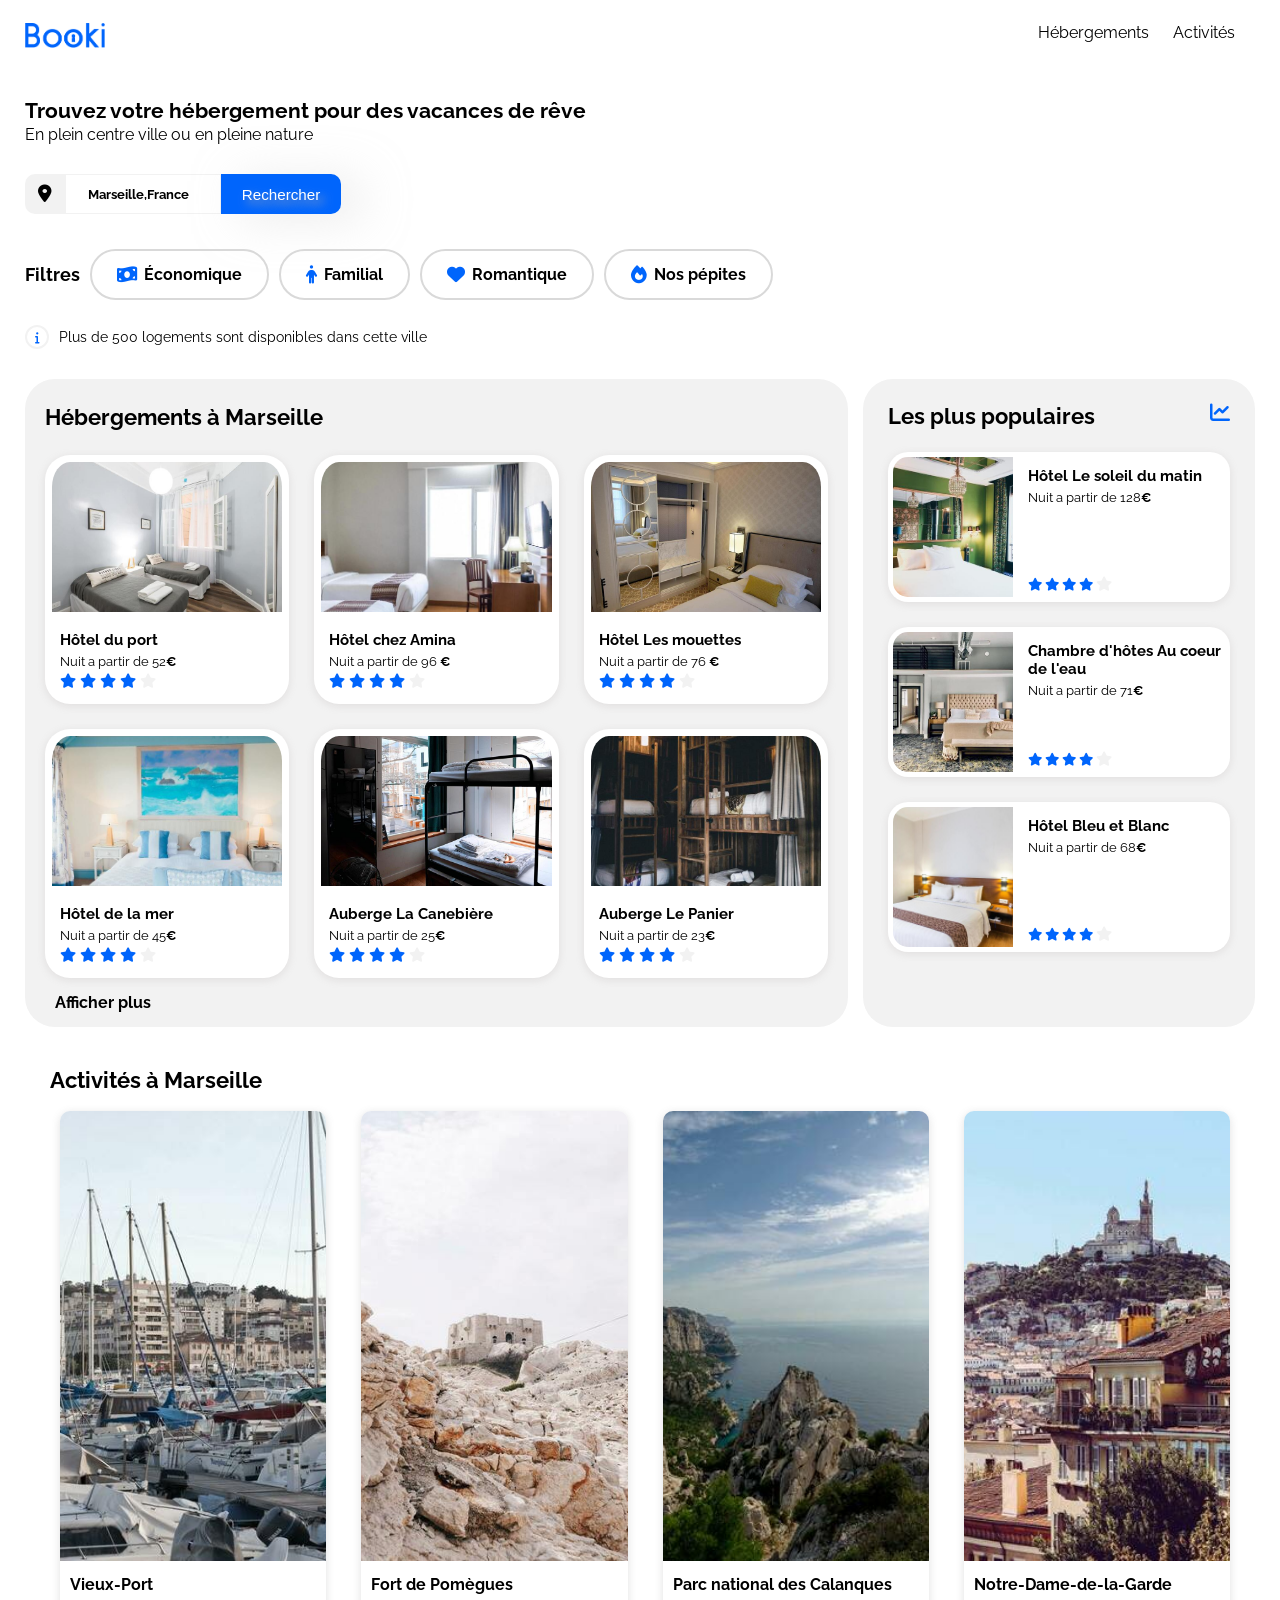
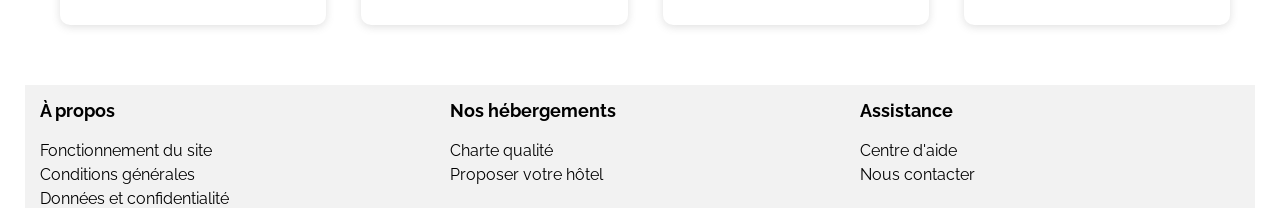
<file: index.html>
<!doctype html>
<html lang="fr">
  <head>
    <meta charset="utf-8" >
    <title>Booki</title>
    <link href="style.css" rel="stylesheet" >
    <link
      rel="stylesheet"
      href="https://fonts.googleapis.com/icon?family=Material+Icons"
    >
    <link
      rel="stylesheet"
      href="https://cdnjs.cloudflare.com/ajax/libs/font-awesome/6.5.2/css/all.min.css"
    >
    <link rel="preconnect" href="https://fonts.googleapis.com" >
    <link rel="preconnect" href="https://fonts.gstatic.com" crossorigin >
    <link
      href="https://fonts.googleapis.com/css2?family=Raleway:ital,wght@0,100..900;1,100..900&display=swap"
      rel="stylesheet"
    >
    <meta name="viewport" content="width=device-width, initial-scale=1.0" >
  </head>
  <body class="style_page">
    <div class="container_global">
      <header class="container_haut_page">
        <img class="logo_booki" src="images/logo/booki.png" alt="logo booki" >
        <nav class="texte_haut_page">
          <a class="lien_haut_page" href="#hebergement_dir">Hébergements</a>
          <a class="lien_haut_page" href="#activite_dir">Activités</a>
        </nav>
      </header>
      <main>
        <section class="conteneur_haut_page">
          <h1 class="titre_conteneur_haut_page">
            Trouvez votre hébergement pour des vacances de rêve
          </h1>
          <p class="texte_conteneur_haut_page">
            En plein centre ville ou en pleine nature
          </p>
  
          <form class="conteneur_recherche">
            <i
              id="formulaire_recherche_location_icone"
              class="fa-solid fa-location-dot"
            ></i>
            <input
              class="formulaire_recherche_texte"
              placeholder="Marseille,France"
            >
            <button class="formulaire_recherche_boutton">Rechercher</button>
            <button class="formulaire_recherche_mobile">
              <i class="fas fa-search"></i>
            </button>
          </form>
  
          <section>
            <div class="conteneur_filtre">
              <div>
                <h2 class="conteneur_filtre_titre">Filtres</h2>
              </div>
              <div class="conteneur_filtre_bulle">
                <a class="conteneur_filtre_bouton" href="#"
                  ><i class="fa-solid fa-money-bill-wave filtres_icone"></i>
                  Économique</a
                >
                <a class="conteneur_filtre_bouton" href="#"
                  ><i class="fa-solid fa-person filtres_icone"></i> Familial</a
                >
                <a class="conteneur_filtre_bouton" href="#"
                  ><i class="fa-solid fa-heart filtres_icone"></i> Romantique</a
                >
                <a class="conteneur_filtre_bouton" href="#"
                  ><i class="fa-solid fa-fire filtres_icone"></i> Nos pépites</a
                >
              </div>
            </div>
          </section>
          <div class="conteneur_information">
            <div class="conteneur_information_cercle">
              <i class="fa-solid fa-info info_style"></i>
            </div>
            <p class="conteneur_information_texte">
              Plus de 500 logements sont disponibles dans cette ville
            </p>
          </div>
        </section>  
        <section>
          <div class="container_hebergements_marseille_les_plus_populaires">
            <div class="container_gauche">
              <h2 id="hebergement_dir" class="container_gauche_titre" >Hébergements à Marseille</h2>

              <div class="conteneur_gauche_carte">
                <a class="carte_click" href="#">
                  <article class="conteneur_gauche_carte_style">
                    <img
                      class="conteneur_gauche_image"
                      src="images/hebergements/fred-kleber.jpg"
                      alt="Photo chambre de deux lits simples avec fenêtre"
                    >
                    <h3 class="conteneur_gauche_droite_carte_titre">
                      Hôtel du port
                    </h3>

                    <p class="conteneur_gauche_carte_texte">
                      Nuit a partir de 52<span
                        class="conteneur_gauche_droite_carte_texte_gras"
                        >€</span
                      >
                    </p>
                    <div class="full_star">
                      <i class="fas fa-star"></i>
                      <i class="fas fa-star"></i>
                      <i class="fas fa-star"></i>
                      <i class="fas fa-star"></i>
                      <i class="fas fa-star empty_star"></i>
                    </div>
                  </article>
                </a>
                <a class="carte_click" href="#">
                  <article class="conteneur_gauche_carte_style">
                    <img
                      class="conteneur_gauche_image"
                      src="images/hebergements/febrian-zakaria.jpg"
                      alt="Photo chambre lits simples avec fenêtre"
                    >
                    <h3 class="conteneur_gauche_droite_carte_titre">
                      Hôtel chez Amina
                    </h3>
                    <p class="conteneur_gauche_carte_texte">
                      Nuit a partir de 96
                      <span class="conteneur_gauche_droite_carte_texte_gras"
                        >€</span
                      >
                    </p>
                    <div class="full_star">
                      <i class="fas fa-star"></i>
                      <i class="fas fa-star"></i>
                      <i class="fas fa-star"></i>
                      <i class="fas fa-star"></i>
                      <i class="fas fa-star empty_star"></i>
                    </div>
                  </article>
                </a>
                <a class="carte_click" href="#">
                  <article class="conteneur_gauche_carte_style">
                    <img
                      class="conteneur_gauche_image"
                      src="images/hebergements/reisetopia.jpg"
                      alt="Photo chambre lit double avec fenêtre"
                    >
                    <h3 class="conteneur_gauche_droite_carte_titre">
                      Hôtel Les mouettes
                    </h3>
                    <p class="conteneur_gauche_carte_texte">
                      Nuit a partir de 76
                      <span class="conteneur_gauche_droite_carte_texte_gras"
                        >€</span
                      >
                    </p>
                    <div class="full_star">
                      <i class="fas fa-star"></i>
                      <i class="fas fa-star"></i>
                      <i class="fas fa-star"></i>
                      <i class="fas fa-star"></i>
                      <i class="fas fa-star empty_star"></i>
                    </div>
                  </article>
                </a>
                <a class="carte_click" href="#">
                  <article class="conteneur_gauche_carte_style">
                    <img
                      class="conteneur_gauche_image"
                      src="images/hebergements/annie-spratt.jpg"
                      alt="Photo chambre lit double avec fenêtre"
                    >
                    <h3 class="conteneur_gauche_droite_carte_titre">
                      Hôtel de la mer
                    </h3>
                    <p class="conteneur_gauche_carte_texte">
                      Nuit a partir de 45<span
                        class="conteneur_gauche_droite_carte_texte_gras"
                        >€</span
                      >
                    </p>
                    <div class="full_star">
                      <i class="fas fa-star"></i>
                      <i class="fas fa-star"></i>
                      <i class="fas fa-star"></i>
                      <i class="fas fa-star"></i>
                      <i class="fas fa-star empty_star"></i>
                    </div>
                  </article>
                </a>
                <a class="carte_click" href="#">
                  <article class="conteneur_gauche_carte_style">
                    <img
                      class="conteneur_gauche_image"
                      src="images/hebergements/marcus-loke.jpg"
                      alt="Photo cde lits superposé avec fenêtre"
                    >
                    <h3 class="conteneur_gauche_droite_carte_titre">
                      Auberge La Canebière
                    </h3>
                    <p class="conteneur_gauche_carte_texte">
                      Nuit a partir de 25<span
                        class="conteneur_gauche_droite_carte_texte_gras"
                        >€</span
                      >
                    </p>
                    <div class="full_star">
                      <i class="fas fa-star"></i>
                      <i class="fas fa-star"></i>
                      <i class="fas fa-star"></i>
                      <i class="fas fa-star"></i>
                      <i class="fas fa-star empty_star"></i>
                    </div>
                  </article>
                </a>
                <a class="carte_click" href="#">
                  <article class="conteneur_gauche_carte_style">
                    <img
                      class="conteneur_gauche_image"
                      src="images/hebergements/nicate-lee.jpg"
                      alt="Photo cde lits superposé avec fenêtre"
                    >
                    <h3 class="conteneur_gauche_droite_carte_titre">
                      Auberge Le Panier
                    </h3>
                    <p class="conteneur_gauche_carte_texte">
                      Nuit a partir de 23<span
                        class="conteneur_gauche_droite_carte_texte_gras"
                        >€</span
                      >
                    </p>
                    <div class="full_star">
                      <i class="fas fa-star"></i>
                      <i class="fas fa-star"></i>
                      <i class="fas fa-star"></i>
                      <i class="fas fa-star"></i>
                      <i class="fas fa-star empty_star"></i>
                    </div>
                  </article>
                </a>
              </div>
              <div class="block_afficher_plus">
                <a class="afficher_plus" href="#">Afficher plus</a>
              </div>
            </div>

            <div class="conteneur_droite">
              <h2 class="conteneur_droite_titre">
                Les plus populaires <i class="fa-solid fa-chart-line"> </i>
              </h2>
              <div class="conteneur_droite_carte">
                <a class="carte_click" href="#">
                  <article class="conteneur_droite_carte_style">
                    <img
                      class="conteneur_droite_carte_image"
                      src="images/hebergements/emile-guillemot.jpg"
                      alt="Photo chambre d'un lit simple avec fenêtre"
                    >

                    <div class="sous_container_droit">
                      <h3 class="conteneur_gauche_droite_carte_titre">
                        Hôtel Le soleil du matin
                      </h3>
                      <p class="conteneur_droite_carte_texte">
                        Nuit a partir de 128<span
                          class="conteneur_gauche_droite_carte_texte_gras"
                          >€</span
                        >
                      </p>
                      <div class="full_star_populaire">
                        <i class="fas fa-star"></i>
                        <i class="fas fa-star"></i>
                        <i class="fas fa-star"></i>
                        <i class="fas fa-star"></i>
                        <i class="fas fa-star empty_star"></i>
                      </div>
                    </div>
                  </article>
                </a>
                <a class="carte_click" href="#">
                  <article class="conteneur_droite_carte_style">
                    <img
                      class="conteneur_droite_carte_image"
                      src="images/hebergements/aw-creative.jpg"
                      alt="Photo chambre avec un lit double et fenêtre"
                    >
                    <div class="sous_container_droit">
                      <h3 class="conteneur_gauche_droite_carte_titre">
                        Chambre d'hôtes Au coeur de l'eau
                      </h3>
                      <p class="conteneur_droite_carte_texte">
                        Nuit a partir de 71<span
                          class="conteneur_gauche_droite_carte_texte_gras"
                          >€</span
                        >
                      </p>
                      <div class="full_star_populaire">
                        <i class="fas fa-star"></i>
                        <i class="fas fa-star"></i>
                        <i class="fas fa-star"></i>
                        <i class="fas fa-star"></i>
                        <i class="fas fa-star empty_star"></i>
                      </div>
                    </div>
                  </article>
                </a>
                <a class="carte_click" href="#">
                  <article class="conteneur_droite_carte_style">
                    <img
                      class="conteneur_droite_carte_image"
                      src="images/hebergements/febrian-zakaria2.jpg"
                      alt="Photo chambre avec un lit double"
                    >
                    <div class="sous_container_droit">
                      <h3 class="conteneur_gauche_droite_carte_titre">
                        Hôtel Bleu et Blanc
                      </h3>
                      <p class="conteneur_droite_carte_texte">
                        Nuit a partir de 68<span
                          class="conteneur_gauche_droite_carte_texte_gras"
                          >€</span
                        >
                      </p>
                      <div class="full_star_populaire">
                        <i class="fas fa-star"></i>
                        <i class="fas fa-star"></i>
                        <i class="fas fa-star"></i>
                        <i class="fas fa-star"></i>
                        <i class="fas fa-star empty_star"></i>
                      </div>
                    </div>
                  </article>
                </a>
              </div>
            </div>
          </div>
        </section>
      </main>

      <section >
      <h2  id="activite_dir" class="titre_activites_marseille" >Activités à Marseille</h2>
      <div class="conteneur_activites_marseille_carte"> 
      <article class="carte_activites_marseille">
          <a class="carte_click" href="#">
            <img
              class="carte_activite_marseille_image"
              src="images/activites/reno-laithienne.jpg"
              alt="Photo de plusieurs bâteaux dans un port"
            >
            <h3 class="carte_activite_marseille_titre">Vieux-Port</h3>
          </a>
        </article>

        <article class="carte_activites_marseille">
          <a class="carte_click" href="#">
            <img
              class="carte_activite_marseille_image"
              src="images/activites/paul-hermann.jpg"
              alt="Photo d'un fort sur une colline"
            >
            <h3 class="carte_activite_marseille_titre">Fort de Pomègues</h3>
          </a>
        </article>
        <article class="carte_activites_marseille">
          <a class="carte_click" href="#">
            <img
              class="carte_activite_marseille_image"
              src="images/activites/kilyan-sockalingum.jpg"
              alt="Photo de la mer sur un point de vue en montagne"
            >
            <h3 class="carte_activite_marseille_titre">
              Parc national des Calanques
            </h3>
          </a>
        </article>
        <article class="carte_activites_marseille">
          <a class="carte_click" href="#">
            <img
              class="carte_activite_marseille_image"
              src="images/activites/florian-wehde.jpg"
              alt="Photo d'un village avec une église au sommet"
            >
            <h3 class="carte_activite_marseille_titre">Notre-Dame-de-la-Garde</h3>
          </a>
        </article>
      </div> 
      </section>
      <footer class="conteneur_bas_page">
        <div class="conteneur_bas_page_block">
          <h2 class="conteneur_bas_page_block_titre">À propos</h2>
          <a class="conteneur_bas_page_block_lien" href="#"
            >Fonctionnement du site</a
          >
          <a class="conteneur_bas_page_block_lien" href="#"
            >Conditions générales</a
          >
          <a class="conteneur_bas_page_block_lien" href="#"
            >Données et confidentialité</a
          >
        </div>
        <div class="conteneur_bas_page_block">
          <h2 class="conteneur_bas_page_block_titre">Nos hébergements</h2>
          <a class="conteneur_bas_page_block_lien" href="#">Charte qualité</a>
          <a class="conteneur_bas_page_block_lien" href="#"
            >Proposer votre hôtel</a
          >
        </div>
        <div class="conteneur_bas_page_block">
          <h2 class="conteneur_bas_page_block_titre">Assistance</h2>
          <a class="conteneur_bas_page_block_lien" href="#">Centre d'aide</a>
          <a class="conteneur_bas_page_block_lien" href="#">Nous contacter</a>
        </div>
      </footer>
    </div>
  </body>
</html>
</file>
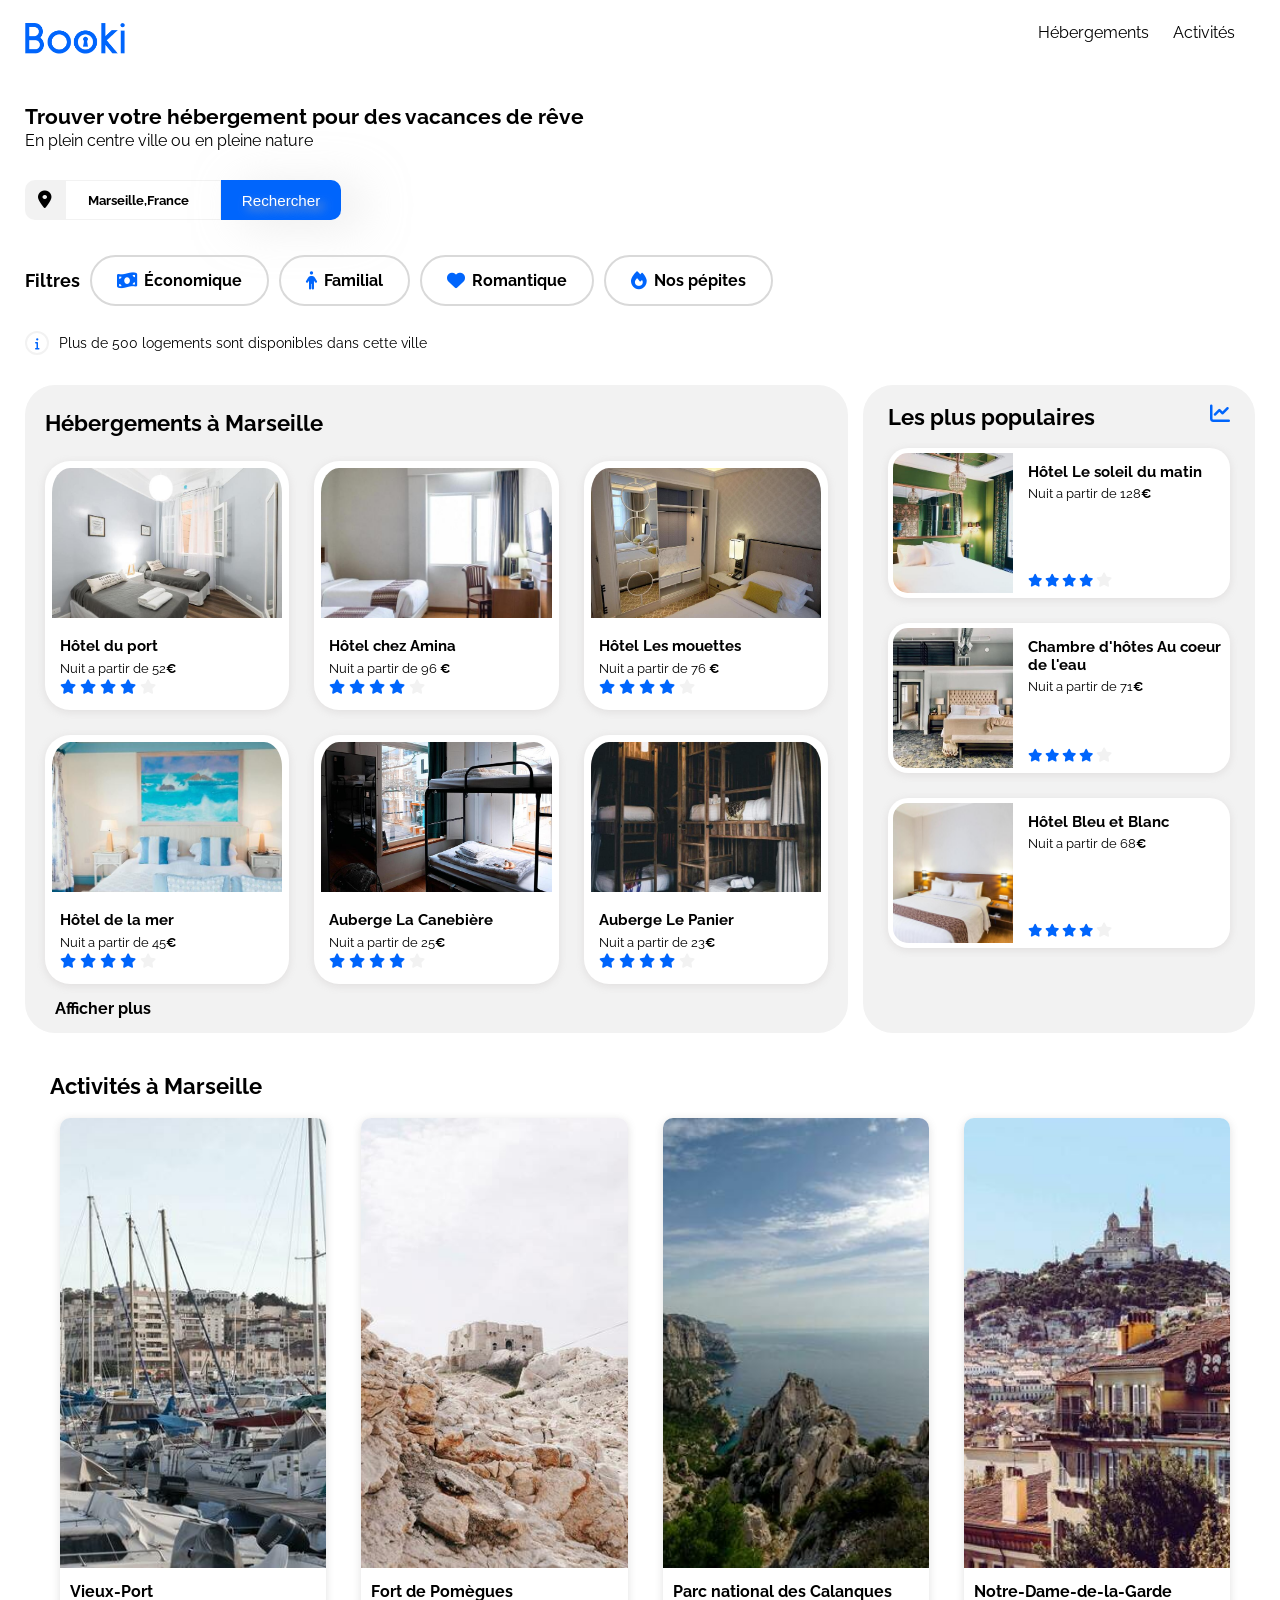
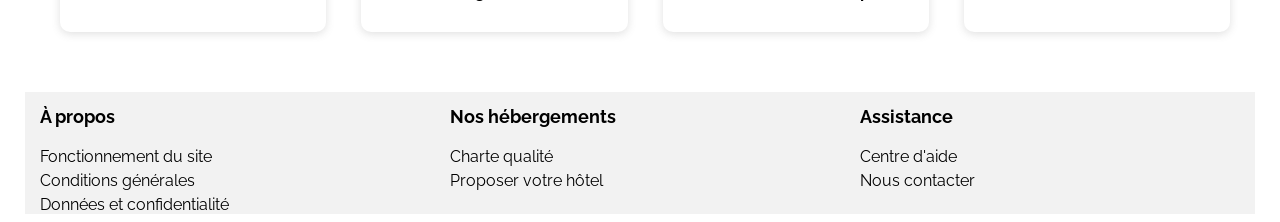
<file: projet_2.html>
<!doctype html>
<html lang="fr">
  <head>
    <meta charset="utf-8" />
    <title>Booki</title>
    <link href="projet_2.css" rel="stylesheet" />
    <link
      rel="stylesheet"
      href="https://fonts.googleapis.com/icon?family=Material+Icons"
    />
    <!--Get your own code at fontawesome.com-->
    <link
      rel="stylesheet"
      href="https://cdnjs.cloudflare.com/ajax/libs/font-awesome/6.5.2/css/all.min.css"
    />
    <link rel="preconnect" href="https://fonts.googleapis.com" />
    <link rel="preconnect" href="https://fonts.gstatic.com" crossorigin />
    <link
      href="https://fonts.googleapis.com/css2?family=Raleway:ital,wght@0,100..900;1,100..900&display=swap"
      rel="stylesheet"
    />
    <!-- La balise <nav>  doit regrouper tous les principaux liens de navigation du site. Vous y placerez par exemple le menu principal de votre site. Généralement, le menu est réalisé sous forme de liste à l'intérieur de la balise<nav> .-->
    <meta name="viewport" content="width=device-width, initial-scale=1.0" />
  </head>
  <!--   L'élément HTML <body> représente le contenu principal du document HTML. Il ne peut y avoir qu'un élément <body> par document.-->
  <body class="style_page">
    <!-- Le div ci-dessous contient le container global qui contient tout le code du body afin de mettre une propriété css max width pour limiter la largeur min et max de l'écran       -->
    <div class="container_global">
      <!--Container Haut page Booki et lien hébergements activités -->
      <header class="container_haut_page">
        <!--En tête de page -->
        <img class="logo_booki" src="images/logo/booki.png" alt="logo booki" />
        <nav class="texte_haut_page">
          <!--l'ancre est plus bas sur la même page la bordure doit etre coller au haut de la page  -->
          <a class="lien_haut_page" href="#hebergement">Hébergements</a>
          <a class="lien_haut_page" href="#activite">Activités</a>
        </nav>
      </header>
      <section class="conteneur_haut_page">
        <!--section 1 pour lier le contenu-->
        <h1 class="titre_conteneur_haut_page">
          Trouver votre hébergement pour des vacances de rêve
        </h1>
        <p class="texte_conteneur_haut_page">En plein centre ville ou en pleine nature</p>
        <!--remplacer div contenant du texte par p -->
        <!-- <form class="container_recherche" method="get" action=""> -->
        <form class="conteneur_recherche">
          <i
            id="formulaire_recherche_location_icone"
            class="fa-solid fa-location-dot"
          ></i>
          <input
            class="formulaire_recherche_texte"
            placeholder="Marseille,France"
          />
          <button class="formulaire_recherche_boutton">Rechercher</button>
          <button class="formulaire_recherche_mobile"
            ><i class="fas fa-search"></i
          ></button>
        </form>
        <!--La balise <section>  sert à regrouper des contenus en fonction de leur thématique. Elle englobe généralement une portion du contenu au centre de la page.-->
        <section>
          <div class="conteneur_filtre">
            <!--    <h2 class="style_txt_filtres not_in_my_container"> Filtres</h2> -->
            <div>
              <h2 class="conteneur_filtre_titre">Filtres</h2>
            </div>
            <div class="conteneur_filtre_bulle">
              <a class="conteneur_filtre_bouton" href="#"
                ><i class="fa-solid fa-money-bill-wave filtres_icone"></i>
                Économique</a
              >
              <a class="conteneur_filtre_bouton" href="#"
                ><i class="fa-solid fa-person filtres_icone"></i> Familial</a
              >
              <a class="conteneur_filtre_bouton" href="#"
                ><i class="fa-solid fa-heart filtres_icone"></i> Romantique</a
              >
              <a class="conteneur_filtre_bouton" href="#"
                ><i class="fa-solid fa-fire filtres_icone"></i> Nos pépites</a
              >
            </div>
          </div>
        </section>
        <div class="conteneur_information">
          <div class="conteneur_information_cercle">
            <i class="fa-solid fa-info info_style"></i>
          </div>
          <p class="conteneur_information_texte">
            Plus de 500 logements sont disponibles dans cette ville
          </p>
        </div>
      </section>
      <!--La balise <main> permet de déclarer le contenu principal de votre page. Elle englobe la majeure partie du  <body>  d'une page, en excluant les autres éléments tels que le  <header>, le  <footer>  et de potentiels  <aside>. La balise <main> doit être unique : il n'y en a qu'une seule par page :-->
      <main>
        <section>
          <div class="container_hebergements_marseille_les_plus_populaires">
            <div class="container_gauche">
              <!--ici doit etre en display flex -->
              <!--   <div class="style_hebergements_marseille_ligne_1"> -->
              <!--utilise FLEX-WRAP retirer la ligne 49, il faut que le parent soit en display flex -->
              <!--   <div class="not_in_my_container">-->
              <h2 class="container_gauche_titre">
                Hébergements à Marseille
              </h2>
              <!--  </div>-->
              <div class="conteneur_gauche_carte">
                <a class="carte_click"href="#">
                <article class="conteneur_gauche_carte_style">
                  <!--Hôtel du port -->
                  <img
                    class="conteneur_gauche_image"
                    src="images/hebergements/fred-kleber.jpg"
                    alt="Photo chambre de deux lits simples avec fenêtre"
                  />
                  <h3 class="conteneur_gauche_droite_carte_titre">Hôtel du port</h3>
                  <!--remplacer partout ici par une balise h3 pour indiquer que c'est un titre -->
                  <p class="conteneur_gauche_carte_texte">
                    Nuit a partir de 52<span class="conteneur_gauche_droite_carte_texte_gras"
                      >€</span
                    >
                  </p>
                  <div class="full_star">
                    <i class="fas fa-star"></i>
                    <i class="fas fa-star"></i>
                    <i class="fas fa-star"></i>
                    <i class="fas fa-star"></i>
                    <i class="fas fa-star empty_star"></i>
                  </div>
                </article>
              </a>
              <a class="carte_click"href="#">
                <article class="conteneur_gauche_carte_style">
                  <!--- Renommer les div par des aticles pour le bloc1-->
                  <!--Hôtel chez Amina -->
                  <img
                    class="conteneur_gauche_image"
                    src="images/hebergements/febrian-zakaria.jpg"
                    alt="Photo chambre lits simples avec fenêtre"
                  />
                  <h3 class="conteneur_gauche_droite_carte_titre">Hôtel chez Amina</h3>
                  <p class="conteneur_gauche_carte_texte">
                    Nuit a partir de 96
                    <span class="conteneur_gauche_droite_carte_texte_gras">€</span>
                  </p>
                  <div class="full_star">
                    <i class="fas fa-star"></i>
                    <i class="fas fa-star"></i>
                    <i class="fas fa-star"></i>
                    <i class="fas fa-star"></i>
                    <i class="fas fa-star empty_star"></i>
                  </div>
                </article>
              </a>
              <a class="carte_click"href="#">
                <article class="conteneur_gauche_carte_style">
                  <!--Hôtel les mouettes -->
                  <img
                    class="conteneur_gauche_image"
                    src="images/hebergements/reisetopia.jpg"
                    alt="Photo chambre lit double avec fenêtre"
                  />
                  <h3 class="conteneur_gauche_droite_carte_titre">Hôtel Les mouettes</h3>
                  <p class="conteneur_gauche_carte_texte">
                    Nuit a partir de 76
                    <span class="conteneur_gauche_droite_carte_texte_gras">€</span>
                  </p>
                  <div class="full_star">
                    <i class="fas fa-star"></i>
                    <i class="fas fa-star"></i>
                    <i class="fas fa-star"></i>
                    <i class="fas fa-star"></i>
                    <i class="fas fa-star empty_star"></i>
                  </div>
                </article>
              </a>
              <a class="carte_click"href="#">
                <article class="conteneur_gauche_carte_style">
                  <!--Hôtel de la mer -->
                  <img
                    class="conteneur_gauche_image"
                    src="images/hebergements/annie-spratt.jpg"
                    alt="Photo chambre lit double avec fenêtre"
                  />
                  <h3 class="conteneur_gauche_droite_carte_titre">Hôtel de la mer</h3>
                  <p class="conteneur_gauche_carte_texte">
                    Nuit a partir de 45<span class="conteneur_gauche_droite_carte_texte_gras"
                      >€</span
                    >
                  </p>
                  <div class="full_star">
                    <i class="fas fa-star"></i>
                    <i class="fas fa-star"></i>
                    <i class="fas fa-star"></i>
                    <i class="fas fa-star"></i>
                    <i class="fas fa-star empty_star"></i>
                  </div>
                </article>
              </a>
              <a class="carte_click"href="#">
                <article class="conteneur_gauche_carte_style">
                  <!--Auberge La Canebière-->
                  <img
                    class="conteneur_gauche_image"
                    src="images/hebergements/marcus-loke.jpg"
                    alt="Photo cde lits superposé avec fenêtre"
                  />
                  <h3 class="conteneur_gauche_droite_carte_titre">Auberge La Canebière</h3>
                  <p class="conteneur_gauche_carte_texte">
                    Nuit a partir de 25<span class="conteneur_gauche_droite_carte_texte_gras"
                      >€</span
                    >
                  </p>
                  <div class="full_star">
                    <i class="fas fa-star"></i>
                    <i class="fas fa-star"></i>
                    <i class="fas fa-star"></i>
                    <i class="fas fa-star"></i>
                    <i class="fas fa-star empty_star"></i>
                  </div>
                </article>
              </a>
              <a class="carte_click"href="#">
                <article class="conteneur_gauche_carte_style">
                  <!--Auberge Le Panier -->
                  <img
                    class="conteneur_gauche_image"
                    src="images/hebergements/nicate-lee.jpg"
                    alt="Photo cde lits superposé avec fenêtre"
                  />
                  <h3 class="conteneur_gauche_droite_carte_titre">Auberge Le Panier</h3>
                  <p class="conteneur_gauche_carte_texte">
                    Nuit a partir de 23<span class="conteneur_gauche_droite_carte_texte_gras"
                      >€</span
                    >
                  </p>
                  <div class="full_star">
                    <i class="fas fa-star"></i>
                    <i class="fas fa-star"></i>
                    <i class="fas fa-star"></i>
                    <i class="fas fa-star"></i>
                    <i class="fas fa-star empty_star"></i>
                  </div>
                </article>
              </a>
              </div>
              <div class="block_afficher_plus">
                <a class="afficher_plus" href="#">Afficher plus</a>
                <!--remplacer par une balise a pour pouvoir cliquer -->
              </div>
            </div>

            <div class="conteneur_droite">
              <h2 class="conteneur_droite_titre">
                Les plus populaires <i class="fa-solid fa-chart-line"> </i>
              </h2>
              <div class="conteneur_droite_carte">
                <a class="carte_click"href="#">
                <article class="conteneur_droite_carte_style">
                  <img
                    class="conteneur_droite_carte_image"
                    src="images/hebergements/emile-guillemot.jpg"
                    alt="Photo chambre d'un lit simple avec fenêtre"
                  />

                  <div class="sous_container_droit">
                    <h3 class="conteneur_gauche_droite_carte_titre">Hôtel Le soleil du matin</h3>
                    <p class="conteneur_droite_carte_texte">
                      Nuit a partir de 128<span class="conteneur_gauche_droite_carte_texte_gras"
                        >€</span
                      >
                    </p>
                    <div class="full_star_populaire">
                      <i class="fas fa-star"></i>
                      <i class="fas fa-star"></i>
                      <i class="fas fa-star"></i>
                      <i class="fas fa-star"></i>
                      <i class="fas fa-star empty_star"></i>
                    </div>
                  </div>
                </article>
              </a>
              <a class="carte_click"href="#">
                <article class="conteneur_droite_carte_style">
                  <img
                    class="conteneur_droite_carte_image"
                    src="images/hebergements/aw-creative.jpg"
                    alt="Photo chambre avec un lit double et fenêtre"
                  />
                  <div class="sous_container_droit">
                    <h3 class="conteneur_gauche_droite_carte_titre">
                      Chambre d'hôtes Au coeur de l'eau
                    </h3>
                    <p class="conteneur_droite_carte_texte">
                      Nuit a partir de 71<span class="conteneur_gauche_droite_carte_texte_gras"
                        >€</span
                      >
                    </p>
                    <div class="full_star_populaire">
                      <i class="fas fa-star"></i>
                      <i class="fas fa-star"></i>
                      <i class="fas fa-star"></i>
                      <i class="fas fa-star"></i>
                      <i class="fas fa-star empty_star"></i>
                    </div>
                  </div>
                </article>
              </a>
              <a class="carte_click"href="#">
                <article class="conteneur_droite_carte_style">
                  <img
                    class="conteneur_droite_carte_image"
                    src="images/hebergements/febrian-zakaria2.jpg"
                    alt="Photo chambre avec un lit double"
                  />
                  <div class="sous_container_droit">
                    <h3 class="conteneur_gauche_droite_carte_titre">Hôtel Bleu et Blanc</h3>
                    <p class="conteneur_droite_carte_texte">
                      Nuit a partir de 68<span class="conteneur_gauche_droite_carte_texte_gras"
                        >€</span
                      >
                    </p>
                    <div class="full_star_populaire">
                      <i class="fas fa-star"></i>
                      <i class="fas fa-star"></i>
                      <i class="fas fa-star"></i>
                      <i class="fas fa-star"></i>
                      <i class="fas fa-star empty_star"></i>
                    </div>
                  </div>
                </article>
              </a>
              </div>
            </div>
          </div>
        </section>
      </main>
      <!--    <h2 id="activite" class="title_activites_marseille">Activités à Marseille</h2>  -->
      <h2 class="titre_activites_marseille">
        Activités à Marseille
      </h2>
      <section class="conteneur_activites_marseille">
      
        <article class="carte_activites_marseille">
          <a class="carte_click"href="#">
          <img
            class="carte_activite_marseille_image"
            src="images/activites/reno-laithienne.jpg"
            alt="Photo de plusieurs bâteaux dans un port"
          />
          <p class="carte_activite_marseille_titre">Vieux-Port</p>
        </a>
        </article>
    
        <article class="carte_activites_marseille">
          <a class="carte_click"href="#">
          <img
            class="carte_activite_marseille_image"
            src="images/activites/paul-hermann.jpg"
            alt="Photo d'un fort sur une colline"
          />
          <p class="carte_activite_marseille_titre">Fort de Pomègues</p>
        </a>
        </article>
        <article class="carte_activites_marseille">
          <a class="carte_click"href="#">
          <img
            class="carte_activite_marseille_image"
            src="images/activites/kilyan-sockalingum.jpg"
            alt="Photo de la mer sur un point de vue en montagne"
          />
          <p class="carte_activite_marseille_titre">Parc national des Calanques</p>
        </a>
        </article>
        <article class="carte_activites_marseille">
          <a class="carte_click"href="#">
          <img
            class="carte_activite_marseille_image"
            src="images/activites/florian-wehde.jpg"
            alt="Photo d'un village avec une église au sommet"
          />
          <p class="carte_activite_marseille_titre">Notre-Dame-de-la-Garde</p>
        </a>
        </article>
      </section>
      <footer class="conteneur_bas_page">
        <!--Container  de la partie footer -->
        <div class="conteneur_bas_page_block">
          <!--conserver les div -->
          <!--cmettre des liens -->
          <h2 class="conteneur_bas_page_block_titre">À propos</h2>
          <a class="conteneur_bas_page_block_lien" href="#">Fonctionnement du site</a>
          <a class="conteneur_bas_page_block_lien" href="#">Conditions générales</a>
          <a class="conteneur_bas_page_block_lien" href="#">Données et confidentialité</a>
        </div>
        <div class="conteneur_bas_page_block">
          <h2 class="conteneur_bas_page_block_titre">Nos hébergements</h2>
          <a class="conteneur_bas_page_block_lien" href="#">Charte qualité</a>
          <a class="conteneur_bas_page_block_lien" href="#">Proposer votre hôtel</a>
        </div>
        <div class="conteneur_bas_page_block">
          <h2 class="conteneur_bas_page_block_titre">Assistance</h2>
          <a class="conteneur_bas_page_block_lien" href="#">Centre d'aide</a>
          <a class="conteneur_bas_page_block_lien" href="#">Nous contacter</a>
        </div>
      </footer>
    </div>
  </body>
</html>
</file>
<file: style.css>
/** {
  border: 1px solid;
}*/

.container_global {
  margin: auto;
  max-width: 1440px;
  text-align: left;
}

body {
  text-align: center;
  font-family: "Raleway", sans-serif;
  margin-right: 25px;
  margin-left: 25px;
}

h2 {
  font-size: 22px;
}

.container_haut_page {
  display: flex;
  justify-content: space-between;
  padding-top: 15px;
}

.lien_haut_page {
  text-decoration: none;
  margin-right: 20px;
  color: black;
  font-family: "Raleway", sans-serif;
}
.lien_haut_page:hover {
  color: #0065fc;
  border-top: 2px solid #0065fc;
  padding-top: 10px;
}

.logo_booki {
  width: 80px;
}

.titre_conteneur_haut_page {
  margin-top: 50px;
  margin-bottom: 2px;
  font-size: 1.3em;
  font-family: "Raleway", sans-serif;
}

.texte_conteneur_haut_page {
  margin-top: 0px;
  font-family: "Raleway", sans-serif;
}

.conteneur_recherche {
  display: flex;
  margin-bottom: 20px;
  height: 40px;
  margin-top: 30px;
}

.formulaire_recherche_boutton {
  display: block;
  text-decoration: none;
  background-color: #0065fc;
  color: #fff;
  border: none;
  border-radius: 0px 10px 10px 0px;
  width: 120px;
  display: flex;
  align-items: center;
  justify-content: center;
  box-shadow: 20px 5px 45px rgb(217 217 217 / 50%);
  font-family: roboto, sans-serif;
  font-size: 95%;
  text-shadow: 5px 5px 10px #ababb5;
}

#formulaire_recherche_location_icone {
  background-color: #f2f2f2;
  width: 40px;
  font-size: 18px;
  display: flex;
  align-items: center;
  align-content: flex-end;
  justify-content: center;
  border-radius: 10px 0px 0px 10px;
  border: none;
}

.formulaire_recherche_texte {
  width: 150px;
  border: 1px solid #f2f2f2;
}

.formulaire_recherche_texte::placeholder {
  font-family: "Raleway", sans-serif;
  font-weight: bold;
  color: black;
  margin: auto;
  padding: 20px;
}

.formulaire_recherche_mobile {
  display: none;
}

.conteneur_filtre {
  display: flex;
  gap: 10px;
  padding-top: 15px;
}
.conteneur_filtre_bulle {
  display: flex;
  flex-direction: row;
  gap: 10px;
}

.conteneur_filtre_titre {
  font-size: 1.1em;
  font-family: "Raleway", sans-serif;
}

.conteneur_filtre_bouton {
  border: 2px solid #d9d9d9;
  border-radius: 30px 30px 30px 30px;
  font-weight: bold;
  display: flex;
  align-items: center;
  justify-content: center;
  color: black;
}

.conteneur_filtre_bouton:link {
  text-align: center;
  color: black;
  text-decoration: none;
  padding: 14px 25px;
}

.conteneur_filtre_bouton:hover {
  background-color: #deebff;
}

.conteneur_filtre_bouton:active {
  color: black;
}

.filtres_icone {
  color: #0065fc;
  padding-right: 7px;
  font-size: 18px;
}

.conteneur_information {
  display: flex;
  margin-top: 15px;
}

.conteneur_information_texte {
  font-family: "Raleway", sans-serif;
  font-size: 14px;
  margin-left: 10px;
}

.info_style {
  font-size: 12px;
  color: #0065fc;
}

.conteneur_information_cercle {
  width: 20px;
  height: 20px;
  border-radius: 50px;
  background-color: white;
  text-align: center;
  margin-top: 10px;
  border: 2px solid #f2f2f2;
}

.container_gauche_titre {
  display: flex;
  justify-content: space-between;
  margin-top: 25px;
  margin-bottom: 25px;
}
.conteneur_droite_titre {
  padding-left: 25px;
  display: flex;
  justify-content: space-between;
  padding-top: 6px;
  padding-bottom: 4px;
}

.fa-solid.fa-chart-line {
  font-size: 20px;
  color: #0065fc;
  padding-right: 25px;
}

.full_star {
  font-size: 0.9rem;
  color: #0065fc;
  margin-left: 15px;
  margin-bottom: 10px;
  margin-top: -10px;
}

.full_star_populaire {
  font-size: 0.8rem;
  color: #0065fc;
  margin-left: 15px;
  margin-top: auto;
  margin-bottom: 10px;
}

.empty_star {
  font-size: 0.9rem;
  color: #f2f2f2;
}

.conteneur_gauche_droite_carte_titre {
  font-weight: bold;
  font-family: "Raleway", sans-serif;
  font-size: 0.95em;
  margin-left: 15px;
  margin-top: 15px;
}
.bloc_centrale {
  font-family: "Raleway", sans-serif;
  font-size: 0.8em;
  margin-left: 15px;
}

.conteneur_gauche_carte_texte {
  font-family: "Raleway", sans-serif;
  font-size: 0.8em;
  margin-left: 15px;
  margin-top: -10px;
}

.conteneur_droite_carte_texte {
  font-family: "Raleway", sans-serif;
  font-size: 0.8em;
  margin-left: 15px;
  margin-top: -10px;
}

.conteneur_gauche_droite_carte_texte_gras {
  font-weight: bold;
}

.afficher_plus {
  text-decoration: none;
  font-weight: bold;
  color: black;
  font-family: "Raleway", sans-serif;
  margin-left: 10px;
}

.sous_container_droit {
  display: flex;
  flex-direction: column;
}

.block_afficher_plus {
  display: block;
  margin-bottom: 15px;
  margin-top: 15px;
}

.carte_click {
  text-decoration: none;
  color: black;
  flex: 1;
}

.container_hebergements_marseille_les_plus_populaires {
  display: flex;
  gap: 15px;
  margin-top: 20px;
}

.container_gauche {
  background-color: #f2f2f2;
  gap: 30px;
  flex: 2;
  border-radius: 30px;
  position: relative;
  border: none;
  padding-left: 20px;
  padding-right: 20px;
}

.conteneur_gauche_carte {
  flex-wrap: wrap;
  display: grid;
  grid-template-columns: 1fr 1fr 1fr;
  gap: 25px;
}

.conteneur_droite {
  background-color: #f2f2f2;
  border-radius: 30px;
  border: none;
  flex: 1;
}

.img_bloc_droite {
  display: flex;
  flex: 1;
  flex-wrap: wrap;
}

.conteneur_gauche_image {
  width: 100%;
  height: 150px;
  object-fit: cover;
  border-radius: 25px 25px 0px 0px;
  border: none;
  margin-top: 7px;
  box-sizing: border-box;
  padding-left: 7px;
  padding-right: 7px;
}

.conteneur_gauche_carte_style {
  background-color: white;
  border-radius: 25px 25px 25px 25px;
  border: none;
  box-shadow: rgb(153 147 147 / 20%) 0px 2px 8px 0px;
  padding-bottom: 5px;
}

.conteneur_droite_carte {
  display: flex;
  flex-direction: column;
  gap: 25px;
}

.conteneur_droite_carte_style {
  background-color: white;
  border-radius: 20px;
  border: none;
  display: flex;
  height: 150px;
  margin-left: 25px;
  margin-right: 25px;
  box-shadow: rgb(153 147 147 / 20%) 0px 2px 8px 0px;
}

.conteneur_droite_carte_image {
  width: 120px;
  border-radius: 20px 0px 0px 20px;
  border: none;
  object-fit: cover;
  padding-left: 5px;
  padding-bottom: 5px;
  padding-top: 5px;
}

.titre_activites_marseille {
  margin-left: 25px;
  margin-top: 40px;
}

.carte_activites_marseille {
  background-color: white;
  border-radius: 10px;
  border-color: grey;
  box-shadow: rgba(99, 99, 99, 0.2) 0px 2px 8px 0px;
  margin-bottom: 60px;
  width: 25%;
}

.carte_activite_marseille_image {
  width: 100%;
  height: 450px;
  object-fit: cover;
  border-radius: 10px 10px 0px 0px;
  border: none;
}
.conteneur_activites_marseille_carte {
  display: flex;
  gap: 35px;
  margin-left: 35px;
  margin-right: 25px;
  justify-content: space-between;
}

.carte_activite_marseille_titre {
  margin-top: 10px;
  font-size: 1em;
  font-family: "Raleway", sans-serif;
  font-weight: bold;
  padding-bottom: 15px;
  margin-left: 10px;
}

.conteneur_bas_page {
  display: flex;
  flex-direction: row;
  background-color: #f2f2f2;
}

.conteneur_bas_page_block {
  display: flex;
  flex-direction: column;
  margin-left: 15px;
  width: 33.33%;
}

.conteneur_bas_page_block_titre {
  font-size: 1.1em;
}

.conteneur_bas_page_block_lien {
  text-decoration: none;
  color: black;
  font-family: "Raleway", sans-serif;
  margin-top: 5px;
}
.box {
  height: 150px;
}

@media all and (min-width: 768px) and (max-width: 1024px) {
  .container_global {
    max-width: 1024px;
  }

  .container_hebergements_marseille_les_plus_populaires {
    flex-direction: column;
  }

  .conteneur_droite_carte {
    display: flex;
    flex-direction: row;
    gap: 0px;
  }

  .img_activites_marseille {
    height: 150px;
  }

  .conteneur_droite_carte_style {
    margin-bottom: 25px;
    margin-left: 10px;
    margin-right: 10px;
  }

  .conteneur_filtre {
    flex-direction: column;
  }

  .style_page {
    margin-left: 30px;
    margin-right: 30px;
  }
  body {
    margin-right: 0px;
    margin-left: 0px;
  }
  .conteneur_droite_carte_image {
    width: 100px;
  }
  .conteneur_gauche_droite_carte_titre {
    margin-left: 15px;
  }

  .conteneur_droite_carte_texte {
    margin-left: 8px;
  }

  .full_star_populaire {
    margin-left: 8px;
  }

  .carte_activite_marseille_image {
    height: 190px;
  }

  .conteneur_droite_titre {
    padding-bottom: 0px;
    padding-top: 0px;
  }
  .lien_haut_page:hover {
    padding-top: 19px;
  }
  .conteneur_recherche {
    margin-bottom: 0px; 
}


}

@media screen and (max-width: 767.999px) {
  .container_haut_page {
    flex-direction: column;
    gap: 15px;
  }
  .texte_haut_page {
    text-align: center;
    display: grid;
    grid-template-columns: 1fr 1fr;
  }

  .lien_haut_page:hover {
    color: #0065fc;
    border-bottom: 2px solid #0065fc;
    padding-bottom: 18px;
    border-top: 2px solid white;
    padding-top: 18px;
  }

  .logo_booki {
    margin: auto;
    padding-bottom: 15px;
  }

  .container_hebergements_marseille_les_plus_populaires {
    flex-direction: column;
  }
  .conteneur_activites_marseille_carte {
    flex-direction: column;
  }
  .carte_activites_marseille {
    width: 100%;
    margin-bottom: 0px;
  }
  .carte_activite_marseille_image {
    width: 100%;
    height: 160px;
  }

  .conteneur_recherche {
    justify-content: center;
  }

  .conteneur_filtre {
    flex-direction: column;
  }

  .conteneur_filtre_bulle {
    flex-wrap: wrap;
    display: grid;
    grid-template-columns: 1fr 1fr;
  }

  .conteneur_gauche_carte {
    display: flex;
    flex-direction: column;
  }
  .conteneur_bas_page {
    flex-direction: column;
  }

  .conteneur_droite {
    order: -1;
    border-radius: 0px;
  }
  .container_gauche {
    background-color: white;
  }
  .formulaire_recherche_mobile {
    display: block;
    text-decoration: none;
    background-color: #0065fc;
    color: #fff;
    border: none;
    border-radius: 10px 10px 10px 10px;
    width: 50px;
    display: flex;
    align-items: center;
    justify-content: center;
    box-shadow: 20px 5px 45px rgb(217 217 217 / 50%);
    font-family: roboto, sans-serif;
    font-size: 95%;
    margin-left: -8px;
    box-shadow: 6px 6px 25px rgba(0, 0, 0, 0.5);
  }

  .formulaire_recherche_boutton {
    display: none;
  }

  .conteneur_gauche_carte_style {
    border: grey;
    box-shadow: 6px 6px 25px rgba(0, 0, 0, 0.5);
  }

  .conteneur_bas_page {
    margin-top: 50px;
  }
  .conteneur_bas_page_block {
    margin-left: 40px;
    width: auto;
    padding-bottom: 40px;
  }
  .lien_haut_page:hover {
    color: #0065fc;
    border-bottom: 2px solid #0065fc;
    padding-bottom: 18px;
    border-top: 0px solid white;
    padding-top: 0px;
  }
  .lien_haut_page {
    border-bottom: 1px solid #f2f2f2;
    margin-right: 0px;
    padding-bottom: 18px;
    border-bottom: 2px solid #f2f2f2;
  }
  .formulaire_recherche_texte {
    flex: 1;
  }
  .conteneur_haut_page {
    margin-left: 20px;
    margin-right: 20px;
  }
  body {
    margin-right: 0px;
    margin-left: 0px;
    margin-bottom: 0px;
  }
  .conteneur_droite_carte {
    margin-bottom: 30px;
  }

  .conteneur_droite_titre {
    padding-bottom: 0px;
    padding-top: 0px;
  }
}
</file>
<file: projet_2.css>
/** {
  border: 1px solid;
}*/

.container_global {
  margin: auto;
  max-width: 1440px; /* Largeur maximale de la page */
  /*min-width: 320px; */ /* Largeur minimale de la page */
  text-align: left;
}

body {
  text-align: center;
  font-family: "Raleway", sans-serif;
  margin-right: 25px;
  margin-left: 25px;
}

/***************************************************    
                  Partie HEAD
****************************************************/
h2 {
  font-size: 22px;
}


.container_haut_page {
  display: flex;
  justify-content: space-between;
  padding-top: 15px;
}

.lien_haut_page {
  text-decoration: none;
  margin-right: 20px;
  color: black;
  font-family: "Raleway", sans-serif;/* Retirer les font familu car elles sont sur le body*/
}
.lien_haut_page:hover {
  color: #0065fc;
  border-top: 2px solid #0065fc;
  padding-top: 10px;
}

.logo_booki {
  width: 100px;
  height: 100%;
  object-fit: cover;
}

/***************************************************    
                  Partie Recherche 
****************************************************/

.titre_conteneur_haut_page {
  margin-top: 50px;
  margin-bottom: 2px;
  font-size: 1.3em;
  font-family: "Raleway", sans-serif;
}

.texte_conteneur_haut_page {
  margin-top: 0px;
  font-family: "Raleway", sans-serif;
}

.conteneur_recherche {
  display: flex;
  margin-bottom: 20px;
  height: 40px; /*garder le px car c est la meme hauteur entre mobile et desktop*/
  margin-top: 30px;
}

.formulaire_recherche_boutton {
  display: block;
  text-decoration: none;
  background-color: #0065FC;
  color: #fff;
  border: none;
  border-radius: 0px 10px 10px 0px;
  width: 120px;
  display: flex;
  align-items: center;
  justify-content: center;
  box-shadow: 20px 5px 45px rgb(217 217 217 / 50%);
  font-family: roboto, sans-serif;
  font-size: 95%;
  text-shadow: 5px 5px 10px #ababb5;
}

#formulaire_recherche_location_icone {
  background-color: #F2F2F2;
  width: 40px;
  font-size: 18px;
  display: flex;
  align-items: center;
  align-content: flex-end;
  justify-content: center;
  border-radius: 10px 0px 0px 10px;
  border: none;
}

.formulaire_recherche_texte {
  width: 150px;
  border: 1px solid  #F2F2F2;
}

.formulaire_recherche_texte::placeholder {
  font-family: "Raleway", sans-serif;
  font-weight: bold;
  color: black;
  margin: auto;
  padding: 20px;
}

.formulaire_recherche_mobile {
  display: none;
}

/***************************************************    
                Partie Filtres
****************************************************/

.conteneur_filtre {
  display: flex; /*utiliser flex box en ligne pas en grid-- utiliser le flex-wrap , la taille devra sajuster automatiquement*/
  gap: 10px;
  padding-top: 15px;
}
.conteneur_filtre_bulle {
  display: flex;
  flex-direction: row;
  gap: 10px;
}

.conteneur_filtre_titre {
  font-size: 1.1em;
  font-family: "Raleway", sans-serif;
}

.conteneur_filtre_bouton {
  border: 2px solid #D9D9D9;
  border-radius: 30px 30px 30px 30px;
  font-weight: bold;
  display: flex;
  align-items: center;
  justify-content: center;
  color: black;
}

.conteneur_filtre_bouton:link {
  text-align: center;
  color: black;
  text-decoration: none;
  padding: 14px 25px;
}

.conteneur_filtre_bouton:hover {
  background-color: #deebff;
}

.conteneur_filtre_bouton:active {
  color: black;
}

.filtres_icone {
  color: #0065FC;
  padding-right: 7px;
  font-size: 18px;
}

.conteneur_information {
  display: flex;
  margin-top: 15px;
}

.conteneur_information_texte{
  font-family: "Raleway", sans-serif;
  font-size: 14px;
 margin-left: 10px;
}

.info_style {
  font-size: 12px;
  color: #0065FC;
}

.conteneur_information_cercle {
  width: 20px;
  height: 20px;
  border-radius: 50px;
  background-color: white;
  text-align: center;
  margin-top: 10px;
  border: 2px solid #f2f2f2;
}

/***************************************************    
                Hébergements a Marseille
****************************************************/
.container_gauche_titre {
    /* padding-left: 25px; */
      display: flex;
      justify-content: space-between;
      margin-top: 25px;
      margin-bottom: 25px;
}
.conteneur_droite_titre{
  padding-left: 25px;
  display: flex;
  justify-content: space-between;
}

.fa-solid.fa-chart-line {
  font-size: 20px;
  color: #0065fc;
  padding-right: 25px;
}

.full_star {
  font-size: 0.9rem;
  color: #0065fc;
  margin-left: 15px;
  margin-bottom: 10px;
  margin-top: -10px;
}

.full_star_populaire {
  font-size: 0.8rem;
  color: #0065fc;
  margin-left: 15px;
  margin-top: auto;
  margin-bottom: 10px;
}

.empty_star {
  font-size: 0.9rem;
  color: #f2f2f2;
}

.conteneur_gauche_droite_carte_titre {
  font-weight: bold;
  font-family: "Raleway", sans-serif;
  font-size: 0.95em;
  margin-left: 15px;
  margin-top: 15px;
}
.bloc_centrale {
  font-family: "Raleway", sans-serif;
  font-size: 0.8em;
  margin-left: 15px;
}

.conteneur_gauche_carte_texte {
  font-family: "Raleway", sans-serif;
  font-size: 0.8em;
  margin-left: 15px;
  margin-top: -10px;
}

.conteneur_droite_carte_texte {
  font-family: "Raleway", sans-serif;
  font-size: 0.8em;
  margin-left: 15px;
  margin-top: -10px;
}

.conteneur_gauche_droite_carte_texte_gras {
  font-weight: bold;
}

.afficher_plus {
  text-decoration: none;
  font-weight: bold;
  color: black;
  font-family: "Raleway", sans-serif;
  margin-left: 10px;
}

.sous_container_droit{
 display: flex;
 flex-direction: column;
}

.block_afficher_plus{
  display: block;
  margin-bottom: 15px;
  margin-top: 15px;
}

.carte_click{
  text-decoration: none;
  color: black;
  flex:1;
}

/***************************************************    
                Activités a Marseille
****************************************************/

.container_hebergements_marseille_les_plus_populaires {
  display: flex;
  gap: 15px;
  margin-top: 20px;
}

.container_gauche {
  background-color: #f2f2f2;
  gap: 30px;
  flex: 2;
  border-radius: 30px;
  position: relative; /**sert a positionner les elements de la class .not_in_my_container a lexterieur du container*/
  border: none;
  padding-left: 20px;
  padding-right: 20px;
}

.conteneur_gauche_carte {
  flex-wrap: wrap;
  display: grid;
  grid-template-columns: 1fr 1fr 1fr;
  gap: 25px;
}

.conteneur_droite {
  background-color: #f2f2f2;
  border-radius: 30px;
  border: none;
  flex: 1;
}

.img_bloc_droite {
  display: flex;
  flex: 1;
  flex-wrap: wrap;
}

.conteneur_gauche_image{
  width: 100%;
  height: 150px;
  object-fit: cover;
  border-radius: 25px 25px 0px 0px;
  border: none;
  margin-top: 7px;
  box-sizing: border-box;
  padding-left: 7px;
  padding-right: 7px;
}

.conteneur_gauche_carte_style {
  background-color: white;
  border-radius: 25px 25px 25px 25px;
  border: none;
  box-shadow: rgb(153 147 147 / 20%) 0px 2px 8px 0px;
  padding-bottom: 5px;
}

.conteneur_droite_carte {
  display: flex;
  flex-direction: column;
  gap: 25px;
}

.conteneur_droite_carte_style{
  background-color: white;
  border-radius: 20px;
  border: none;
  display: flex;
  height: 150px;
  margin-left: 25px;
  margin-right: 25px;
  box-shadow: rgb(153 147 147 / 20%) 0px 2px 8px 0px;
 /* flex:1;*/
}

.conteneur_droite_carte_image {
  width: 120px;
  border-radius: 20px 0px 0px 20px;
  border: none;
  object-fit: cover;
  padding-left: 5px;
  padding-bottom: 5px;
  padding-top: 5px;
}

.titre_activites_marseille{
  margin-left: 25px;
  margin-top: 40px;
}

.carte_activites_marseille {
  background-color: white;
  border-radius: 10px;
  border-color: grey;
  box-shadow: rgba(99, 99, 99, 0.2) 0px 2px 8px 0px;
  margin-bottom: 60px;
  width: 25%;
}

.carte_activite_marseille_image {
  width: 100%;
  height: 450px;
  object-fit: cover;
  border-radius: 10px 10px 0px 0px;
  border: none;
}
.conteneur_activites_marseille {
  display: flex;
  gap: 35px;
  margin-left: 35px;
  margin-right: 25px;
  justify-content: space-between;
}

.carte_activite_marseille_titre {
  margin-top: 10px;
  font-size: 1em;
  font-family: "Raleway", sans-serif;
  font-weight: bold;
  padding-bottom: 15px;
  margin-left: 10px;
}

/***************************************************    
                        FOOTER
****************************************************/
.conteneur_bas_page {
  display: flex;
  flex-direction: row;
  background-color: #f2f2f2;
}

.conteneur_bas_page_block {
  display: flex;
  flex-direction: column;
  margin-left: 15px;
  width: 33.33%;
}

.conteneur_bas_page_block_titre {
  font-size: 1.1em;
}

.conteneur_bas_page_block_lien {
  text-decoration: none;
  color: black;
  font-family: "Raleway", sans-serif;
  margin-top: 5px;
}
.box {
  height: 150px;
}

/***************************************************    
                  MEDIA QUERIES
****************************************************/

/* Sur tous types d'écran, quand la largeur de la fenêtre est comprise entre 1024px et 1280px */
@media all and (min-width: 768px) and (max-width: 1024px) {
  .container_global {
    max-width: 1024px; /* Adapter la largeur maximale à la taille de l'écran de la tablette */
  }

  .container_hebergements_marseille_les_plus_populaires {
    flex-direction: column;
  }

  .conteneur_droite_carte {
    display: flex;
    flex-direction: row;
    gap:0px;
  }

  .img_activites_marseille {
    height: 150px;
  }

  .conteneur_droite_carte_style {
    margin-bottom: 25px;
    margin-left: 10px;
    margin-right: 10px;
  }

  .conteneur_filtre {
    flex-direction: column;
  }

.style_page{
  margin-left: 30px;
  margin-right: 30px;
}
body {
  margin-right: 0px;
  margin-left: 0px;
}
.conteneur_droite_carte_image {
  width: 100px;
}
.conteneur_gauche_droite_carte_titre {
  margin-left: 15px;
}

.conteneur_droite_carte_texte{
  margin-left: 8px;
}

.full_star_populaire {
  margin-left: 8px;
}


}

@media screen and (max-width: 767.999px) {
  .container_haut_page {
    flex-direction: column;
    gap: 15px;
  }
  .texte_haut_page {
    text-align: center;
    display: grid;
    grid-template-columns: 1fr 1fr;
  }

  .lien_haut_page:hover {
    color: #0065fc;
    border-bottom: 2px solid #0065fc;
    padding-bottom: 18px;
    border-top: 2px solid white;
    padding-top: 18px;
  }

  .logo_booki {
    margin: auto;
    padding-bottom: 15px;
  }

  .container_hebergements_marseille_les_plus_populaires {
    flex-direction: column;
  }
  .conteneur_activites_marseille {
    flex-direction: column;
  }
  .carte_activites_marseille {
    width: 100%;
    margin-bottom: 0px;
  }
  .carte_activite_marseille_image{
    width: 100%;
    height: 160px;
  }

  .conteneur_recherche {
    justify-content: center;
  }

  .conteneur_filtre {
    flex-direction: column;
  }

  .conteneur_filtre_bulle {
    flex-wrap: wrap;
    display: grid;
    grid-template-columns: 1fr 1fr;
  }

  .conteneur_gauche_carte {
    display: flex;
    flex-direction: column;
  }
  .conteneur_bas_page {
    flex-direction: column;
  }

  .conteneur_droite {
    order: -1;
    border-radius: 0px;
  }
  .container_gauche {
    background-color: white;
  }
  .formulaire_recherche_mobile {
    display: block;
    text-decoration: none;
    background-color: #0065FC;
    color: #fff;
    border: none;
    border-radius: 10px 10px 10px 10px;
    width: 50px;
    display: flex;
    align-items: center;
    justify-content: center;
    box-shadow: 20px 5px 45px rgb(217 217 217 / 50%);
    font-family: roboto, sans-serif;
    font-size: 95%;
  /*  text-shadow: 5px 5px 10px #ababb5;*/
    margin-left: -8px;
    box-shadow: 6px 6px 25px rgba(0, 0, 0, 0.5);
  }

  .formulaire_recherche_boutton {
    display: none;
  }

  .conteneur_gauche_carte_style {
    /*background-color: white;
  border-radius: 10px 10px 10px 10px;*/
    border: grey;
    box-shadow: 6px 6px 25px rgba(0, 0, 0, 0.5);
  }

  .conteneur_bas_page{
    margin-top: 50px;
  }
  .conteneur_bas_page_block {
    margin-left: 40px;
    width: auto;
    padding-bottom: 40px;
    
  }
  .lien_haut_page:hover {
    color: #0065fc;
    border-bottom: 2px solid #0065fc;
    padding-bottom: 18px;
    border-top: 0px solid white;
    padding-top: 0px;
}
.lien_haut_page {
  border-bottom: 1px solid #f2f2f2;
  margin-right: 0px;
  padding-bottom: 18px;
  border-bottom: 2px solid #f2f2f2;
}
.formulaire_recherche_texte {
  /*width: 150px;
  border: 2px solid rgb(210, 204, 204);*/
  flex: 1;
}
.conteneur_haut_page{
  margin-left: 20px;
  margin-right: 20px;
}
body {
  margin-right: 0px;
  margin-left: 0px;
  margin-bottom:0px;
}
.conteneur_droite_carte {
  margin-bottom: 30px;
}

}
</file>
